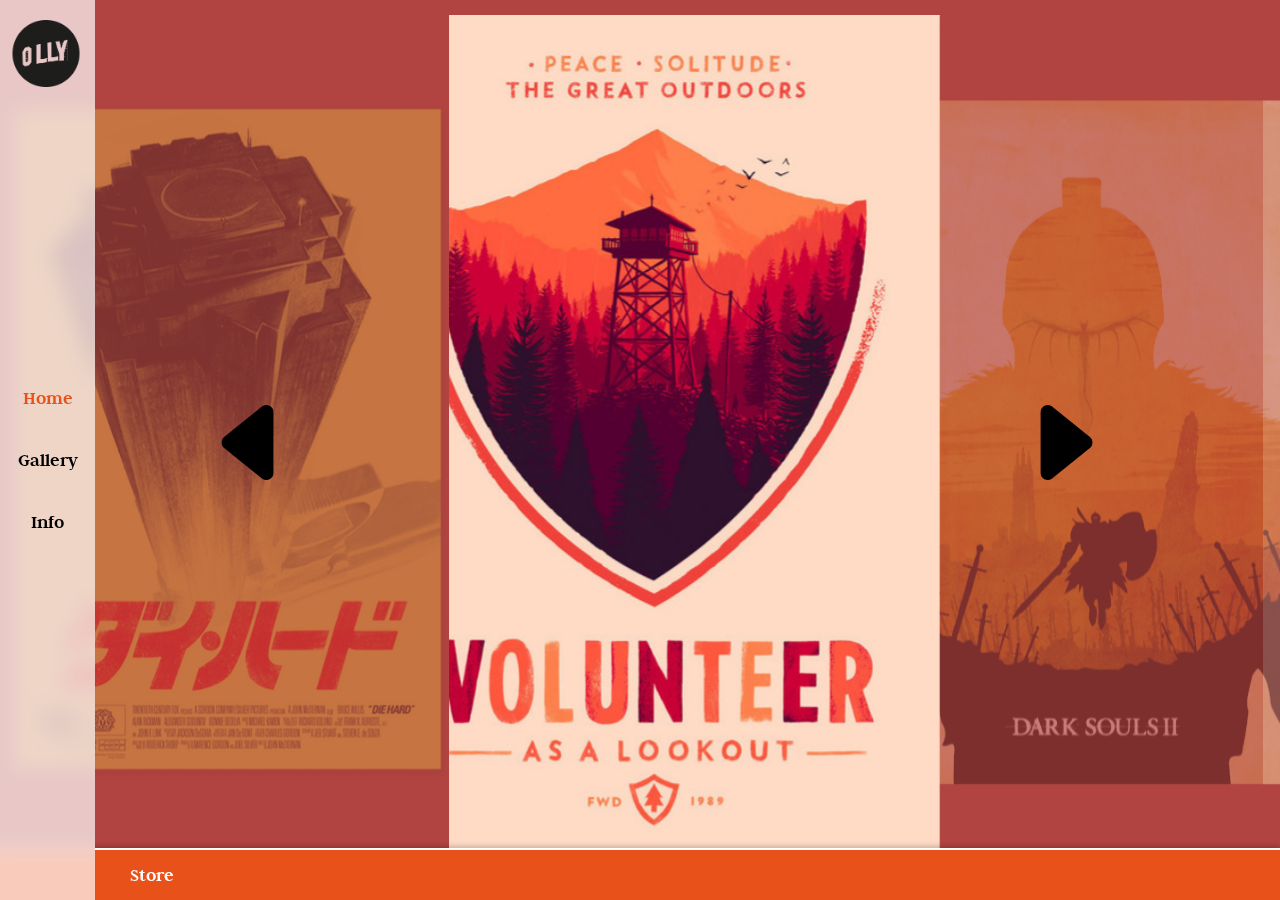
<file: index.html>
<!DOCTYPE html>
<html lang="en">
<head>
    <meta charset="UTF-8">
    <meta name="viewport" content="width=device-width, initial-scale=1.0">
    <title>OLLY MOSS</title>
    <link rel="stylesheet" href="styles.css">
    <link rel="stylesheet" href="https://cdn.jsdelivr.net/npm/swiper@11/swiper-bundle.min.css" />
    <link rel="stylesheet" href="https://unpkg.com/swiper/swiper-bundle.min.css">

    <script src="https://cdn.jsdelivr.net/npm/swiper@11/swiper-bundle.min.js"></script>
    <script src="Script.js" defer></script>
    <script src="https://unpkg.com/swiper/swiper-bundle.min.js"></script>

    <link rel="preconnect" href="https://fonts.googleapis.com">
    <link rel="preconnect" href="https://fonts.gstatic.com" crossorigin>
    <link href="https://fonts.googleapis.com/css2?family=Judson:ital,wght@0,400;0,700;1,400&family=Prata&family=Varela&display=swap" rel="stylesheet">






</head>
<body>
    <header>
        <nav>
            <div class="logo">
                <a href="index.html"><img src="public/img/logo.png" /></a>
            </div>
            <ul>
                <li>
                    <a href="index.html" class="active">Home</a>
                </li>
                <li>
                    <a href="Portfolio.html">Gallery</a>
                </li>
                <li>
                    <a href="Info.html">Info</a>
                </li>
            </ul>
        </nav>
    </header>

    <main>
    <!-- Swiper -->
    <div class="swiper mySwiper">
        <div class="swiper-wrapper">
            <div class="swiper-slide" data-color="rgb(177, 68, 65)">
                <div class="swiper-img-container">
                    <img src="public/img/Firewatch Poster.jpg"/>
                </div>
            </div>
            <div class="swiper-slide" data-color="rgb(210, 100, 16)">
                <div class="swiper-img-container">
                    <img src="public/img/DarkSouls1.png" />
                </div>
            </div>
            <div class="swiper-slide" data-color="rgb(154, 51, 96)">
                <div class="swiper-img-container">
                    <img src="public/img/LastOfUs.jpg"/>
                </div>
            </div>
            <div class="swiper-slide" data-color="#992600">
                <div class="swiper-img-container">
                    <img src="public/img/StarWarsC3P0.jpg"/>
                </div>
            </div>
            <div class="swiper-slide" data-color="#990000">
                <div class="swiper-img-container">
                    <img src="public/img/Bloodborne.jpg" />
                </div>
            </div>
            <div class="swiper-slide" data-color="#3a1326">
                <div class="swiper-img-container">
                    <img src="public/img/TheDarkKnightRises.jpg"/>
                </div>
            </div>
            <div class="swiper-slide" data-color="#B55A30">
                <div class="swiper-img-container">
                    <img src="public/img/DieHardPoster.png"/>
                </div>
        </div>
    </div>
        <div class="swiper-button-next">
            <img src="public/img/BlackRightArrow.png" alt="Arrow" class="arrow">
        </div>
        <div class="swiper-button-prev">
            <img src="public/img/BlackLeftArrow.png" alt="Arrow" class="arrow">
        </div>
    </div>



    </main>
    <footer>
        <a href="https://www.moss.fm/" target="_blank">Store</a>
        <p> </p>
    </footer>
</body>
</html>
</file>
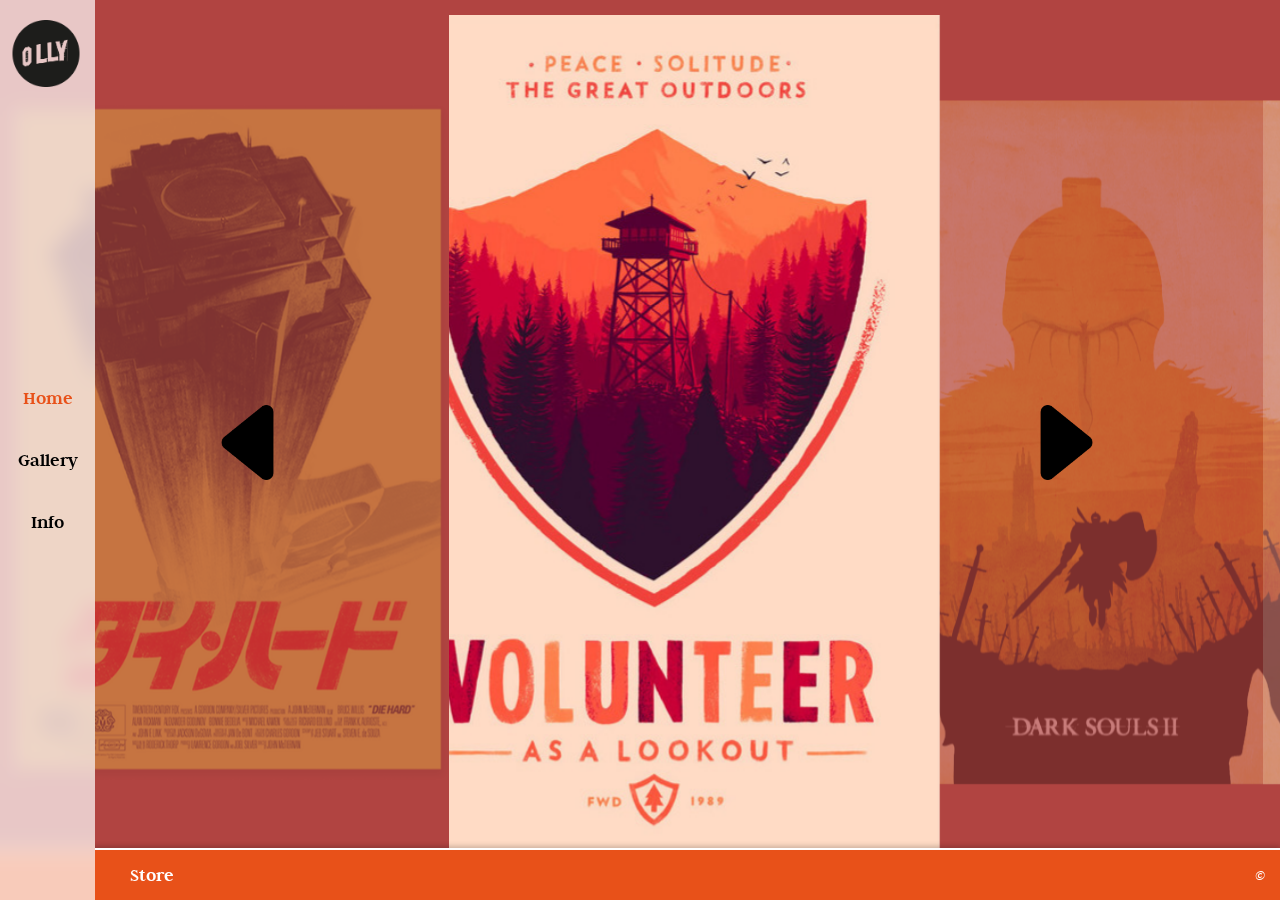
<file: Index.html>
<!DOCTYPE html>
<html lang="en">
<head>
    <meta charset="UTF-8">
    <meta name="viewport" content="width=device-width, initial-scale=1.0">
    <title>OLLY MOSS</title>
    <link rel="stylesheet" href="styles.css">
    <link rel="stylesheet" href="https://cdn.jsdelivr.net/npm/swiper@11/swiper-bundle.min.css" />
    <link rel="stylesheet" href="https://unpkg.com/swiper/swiper-bundle.min.css">

    <script src="https://cdn.jsdelivr.net/npm/swiper@11/swiper-bundle.min.js"></script>
    <script src="Script.js" defer></script>
    <script src="https://unpkg.com/swiper/swiper-bundle.min.js"></script>

    <link rel="preconnect" href="https://fonts.googleapis.com">
    <link rel="preconnect" href="https://fonts.gstatic.com" crossorigin>
    <link href="https://fonts.googleapis.com/css2?family=Judson:ital,wght@0,400;0,700;1,400&family=Prata&family=Varela&display=swap" rel="stylesheet">






</head>
<body>
    <header>
        <nav>
            <div class="logo">
                <a href="index.html"><img src="public/img/logo.png" /></a>
            </div>
            <ul>
                <li>
                    <a href="index.html" class="active">Home</a>
                </li>
                <li>
                    <a href="Portfolio.html">Gallery</a>
                </li>
                <li>
                    <a href="Info.html">Info</a>
                </li>
            </ul>
        </nav>
    </header>

    <main>
    <!-- Swiper -->
    <div class="swiper mySwiper">
        <div class="swiper-wrapper">
            <div class="swiper-slide" data-color="rgb(177, 68, 65)">
                <div class="swiper-img-container">
                    <img src="public/img/Firewatch Poster.jpg"/>
                </div>
            </div>
            <div class="swiper-slide" data-color="rgb(210, 100, 16)">
                <div class="swiper-img-container">
                    <img src="public/img/DarkSouls1.png" />
                </div>
            </div>
            <div class="swiper-slide" data-color="rgb(154, 51, 96)">
                <div class="swiper-img-container">
                    <img src="public/img/LastOfUs.jpg"/>
                </div>
            </div>
            <div class="swiper-slide" data-color="#992600">
                <div class="swiper-img-container">
                    <img src="public/img/StarWarsC3P0.jpg"/>
                </div>
            </div>
            <div class="swiper-slide" data-color="#990000">
                <div class="swiper-img-container">
                    <img src="public/img/Bloodborne.jpg" />
                </div>
            </div>
            <div class="swiper-slide" data-color="#3a1326">
                <div class="swiper-img-container">
                    <img src="public/img/TheDarkKnightRises.jpg"/>
                </div>
            </div>
            <div class="swiper-slide" data-color="#B55A30">
                <div class="swiper-img-container">
                    <img src="public/img/DieHardPoster.png"/>
                </div>
        </div>
    </div>
        <div class="swiper-button-next">
            <img src="public/img/BlackRightArrow.png" alt="Arrow" class="arrow">
        </div>
        <div class="swiper-button-prev">
            <img src="public/img/BlackLeftArrow.png" alt="Arrow" class="arrow">
        </div>
    </div>



    </main>
    <footer>
        <a href="https://www.moss.fm/" target="_blank">Store</a>
        <p>&copy; </p>
    </footer>
</body>
</html>
</file>
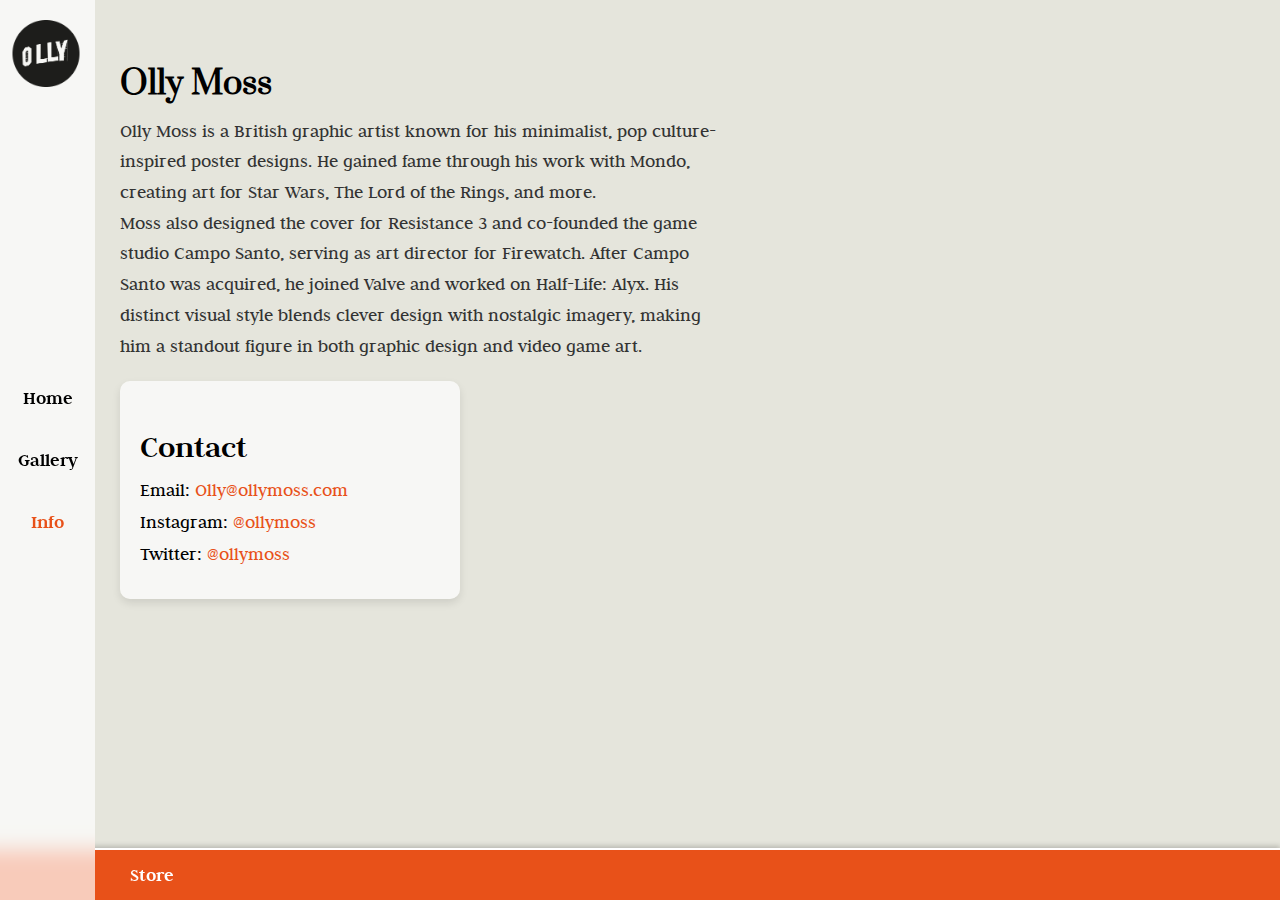
<file: Info.html>
<!-- filepath: /Users/graysonarndt/Documents/GITS/PortfolioSite/Info.html -->
<!DOCTYPE html>
<html lang="en">
<head>
    <meta charset="UTF-8">
    <meta name="viewport" content="width=device-width, initial-scale=1.0">
    <title>Info</title>
    <link rel="stylesheet" href="styles.css">

    <link rel="preconnect" href="https://fonts.googleapis.com">
    <link rel="preconnect" href="https://fonts.gstatic.com" crossorigin>
    <link href="https://fonts.googleapis.com/css2?family=Judson:ital,wght@0,400;0,700;1,400&family=Prata&family=Varela&display=swap" rel="stylesheet">

    <script src="Script.js" defer></script>




    <style>
        body {
            background-color: #E5E5DC;
        }

        nav ul li a {
            color: #000;
        }

        .info-container {
            display: flex;
            flex-direction: column;
        }
    </style>
</head>
<body>
    <header>
        <nav>
            <div class="logo">
                <a href="Index.html"><img src="public/img/logo.png" alt="Logo"></a>
            </div>
            <ul>
                <li><a href="index.html">Home</a></li>
                <li><a href="Portfolio.html">Gallery</a></li>
                <li><a href="Info.html" class="active">Info</a></li>
            </ul>
        </nav>
    </header>

    <main>
        <div class="info-container">
            <section class="about">
                <h2>Olly Moss</h2>
                <p>
                    Olly Moss is a British graphic artist known for his minimalist, pop culture-inspired poster designs. He gained fame through his work with Mondo, creating art for Star Wars, The Lord of the Rings, and more.</p>
                <p>
                    Moss also designed the cover for Resistance 3 and co-founded the game studio Campo Santo, serving as art director for Firewatch. After Campo Santo was acquired, he joined Valve and worked on Half-Life: Alyx. His distinct visual style blends clever design with nostalgic imagery, making him a standout figure in both graphic design and video game art.
                </p>
            </section>

            <section class="contact">
                <h2>Contact</h2>
                <ul>
                    <li>Email: <a href="mailto:Olly@ollymoss.com">Olly@ollymoss.com</a></li>
                    <li>Instagram: <a href="https://www.instagram.com/ollymoss/" target="_blank">@ollymoss</a></li>
                    <li>Twitter: <a href="https://x.com/ollymoss" target="_blank">@ollymoss</a></li>
                </ul>
            </section>
        </div>
    </main>
    <footer>
        <a href="https://www.moss.fm/" target="_blank">Store</a>
        <p> </p>
    </footer>
</body>
</html>
</file>
<file: styles.css>
html, body {
      position: relative;
      height: 100%;
}

/* Varela font */
.varela-regular {
    font-family: "Varela", sans-serif;
    font-weight: 400;
    font-style: normal;
}

/* Prata font */
.prata-regular {
    font-family: "Prata", serif;
    font-weight: 400;
    font-style: normal;
}

/* Judson font */
.judson-regular {
    font-family: "Judson", serif;
    font-weight: 400;
    font-style: normal;
  }
  
  .judson-bold {
    font-family: "Judson", serif;
    font-weight: 700;
    font-style: normal;
  }
  
  .judson-regular-italic {
    font-family: "Judson", serif;
    font-weight: 400;
    font-style: italic;
  }
  


body {
    background: #E5E5DC;
    font-family: Helvetica Neue, Helvetica, Arial, sans-serif;
    font-size: 14px;
    color: #fff;
    margin: 0;
    padding: 0;
    display: flex;
    transition: background-color 0.4s ease;
}

h1 {
    color: #eee;
    font-size: 3rem;
    margin: 0;
    font-weight: 700;
}

p {
    font-size: 1.5rem;
    color:#fff;
    margin: 0;
}

header {
    position: fixed;
    top: 0;
    left: 0;
    width: 95px;
    height: 100%; 
    background: rgba(255,255,255,0.7);
    backdrop-filter: blur(10px);
    display: flex;
    flex-direction: column; 
    align-items: center; 
    padding: 20px 0;
    z-index: 400;
}

main {
    margin-left: 0px;
    padding: 15px;
    max-width: 100vw;
    width: calc(100% - 85px);
}

nav {
    display: flex;
    flex-direction: column;
    justify-content: center;
    align-items: center;
    height: 100%;
    padding: 0;
    gap: 40px;
}

nav ul {
    display: flex;
    flex-direction: column;
    justify-content: center;
    align-items: center;
    list-style: none;
    padding: 0;
    margin: 0;
    gap: 20px;
    font-family: "Judson", serif;
    font-weight: 700;
    font-size: 1.2rem;
}

nav ul li {
    margin-bottom: 20px;
}

nav ul li a {
    color: #000;
    text-decoration: none;
}

nav ul li a.active {
    color: #e85119;
}

.logo {
    position: absolute;
    top: 20px;
    left: 63.5%;
    transform: translateX(-50%);
    display: flex;
    flex-direction: column;
    justify-content: center;
    align-items: center;
    width: 100%;
}

.logo img {
    width: 70%;
    height: auto;
}

.hero {
    width: 100%;
    height: 100vh;
    background: url("/public/img/DieHardPoster.png");
    background-size:cover;
    background-position: center;
    background-repeat: no-repeat;
    
}


.hero-content {
    display: flex;
    flex-direction: column;
    justify-content: center;
    align-items: center;
    height: 100%;
    width: 100%;
}


footer {
    background-color: #e85119;
    color: #fff;
    width: 100%; /* Full width */
    height: 50px; /* Adjust height */
    position: fixed;
    bottom: 0; /* Move to the bottom */
    left: 0;
    display: flex;
    justify-content: space-between; /* Space between elements */
    align-items: center;
    font-family: "Judson", serif;
    border-top: 2px solid #fff; /* Border at the top */
    letter-spacing: 0.0rem;
    box-shadow: 0 -2px 5px rgba(0, 0, 0, 0.2); /* Shadow above the footer */
    z-index: 10; /* Above all else except the navbar */
}

footer p {
    font-size: 1rem;
    margin: 0;
    font-style: italic;
    padding: 0 15px;
}

footer a {
    color: #fff; /* White font color */
    text-decoration: none;
    font-size: 1.2rem;
    font-weight: bold;
    transition: color 0.3s ease;
    padding-left: 130px;
}

footer a:hover {
    color: #000; /* Black font color on hover */
}






/* Index page */
.swiper {
    width: 100vw;
    height: 95vh;
    overflow: hidden;
    transition: background-color 0.4s ease;
    margin: 0!important;
    padding: 0;
    z-index: 1;
    position: absolute;
    top: 0;
    left: 0;
}

.swiper-slide:not(.swiper-slide-active) {
    opacity: 0.3;
    transform: scale(0.8) !important;
}

.swiper-wrapper {
    display: flex;
    align-items: center;
    height: 100vh;
    margin: 0;
    padding: 0;
}

.swiper-slide {
    display: flex;
    justify-content: center;
    width: 50%; 
    height: 50%;
    transition: transform 0.4s ease;
}

.swiper-slide img {
    display: block;
    object-fit: contain;
    width: auto;
    height: 100%;
}

.swiper-slide .swiper-img-container{
    display: flex;
    justify-content: center;
    align-items: center;
    width: 100%;
    height: 100%;
}

.swiper-button-next, .swiper-button-prev {
    position: absolute;
    color: transparent!important;
    background-size: contain;
    background-repeat: no-repeat;
    background-position: center;
}



.swiper-button-next img{
    height: 75px;
    width: 75px;
}
.swiper-button-prev img{
    height: 75px;
    width: 75px;
}

.swiper-button-prev {
    left: 18vw!important;
}

.swiper-button-next {
    left: 82vw!important;
}





/* Portfolio page */
.gallery {
    margin-left: 85px;
    display: grid;
    grid-template-columns: repeat(4, 1fr);
    gap: 20px; 
    padding: 20px;
}

.column {
    flex: 1;
    display: flex;
    flex-direction: column;
    gap: 20px;
    padding: 10px;
    position: relative;
}

.column img {
    width: 100%;
    height: auto;
    object-fit: cover;
}

.column img {
    width: 100%;
    height: auto;
    object-fit: cover;
    transition: transform 0.3s ease, box-shadow 0.3s ease;
    position: relative;
    z-index: 1;
}

.column img:hover {
    transform: scale(1.2);
    box-shadow: 0 8px 16px rgba(0, 0, 0, 0.3);
}


.column img:hover + .hover-text,
.column img:focus + .hover-text {
    opacity: 1;
    transform: translateY(0);
}


.image-container {
    position: relative;
    overflow: hidden;
}

.image-container img {
    width: 100%;
    height: auto;
    object-fit: cover;
    transition: transform 0.3s ease, box-shadow 0.3s ease;
    cursor: pointer;
}

.image-container:hover img {
    transform: scale(1.1);
    box-shadow: 0 8px 16px rgba(0, 0, 0, 0.3);
}


.hover-text {
    top: 0%;
    left: 0%;
    position: absolute;
    opacity: 0;
    transition: opacity 0.9s ease, font-size 0.3s ease;
    background-color: rgba(0, 0, 0, 0.7);
    color: #fff;
    display: flex;
    justify-content: center;
    align-items: center;
    padding: 0px;
    width: 100%;
    height: 100%;
    text-align: center;
    pointer-events: none;
    z-index: 2;
    text-shadow: 0.5px 2px 2px rgba(0, 0, 0, 1);
    font-size: 0.1rem;
    display: flex;
    flex-direction: column;
    justify-content: center;
    align-items: center;
}


.image-container:hover .hover-text{
    opacity: 1;
    transform: translate(-50%, -50%);
    font-size: 1.5rem;
    transition: opacity 0.3s ease, font-size 0.2s ease;
}

.hover-subtext {
    font-size: 0.01rem;
    color: #ccc;
    margin-top: 15px;
    text-shadow: none;
    transition: opacity 0.3s ease, font-size 0.2s ease;
    font-family: "Varela", sans-serif; /* Added font-family */
}

.image-container:hover .hover-subtext{
    opacity: 1;
    font-size: 1.2rem;
    transition: opacity 0.3s ease, font-size 0.2s ease;
    font-family: "Prata", sans-serif; /* Added font-family */
}




/* Modal styles */
.modal {
    display: flex;
    position: fixed;
    top: 0;
    left: 0;
    width: 100%;
    height: 100%;
    background-color: rgba(0, 0, 0, 0.7);
    justify-content: center;
    align-items: center;
    z-index: 11;
    opacity: 0;
    visibility: hidden; 
    transition: opacity 0.3s ease, visibility 0.3s ease; 
}

.modal.show {
    opacity: 1; 
    visibility: visible;
}

.modal.hide {
    opacity: 0; 
    visibility: hidden;
}

.modal-content {
    display: flex;
    flex-direction: column;
    align-items: center;
    background: #E5E5DC;
    padding: 60px;
    border-radius: 5px;
    max-width: 80%;
    max-height: 80%;
}

.modal-content img {
    max-height: 75vh; 
    margin-bottom: 30px;
    box-shadow: 0px 0px 40px rgba(2, 2, 2, 0.7);
}

.modal-content p {
    font-size: 1.2rem;
    color: #000;
    z-index: 4;
    text-shadow: #fff 0px 0px 1px;
    font-family: "Judson", serif;
}

.modal-close {
    position: absolute;
    top: 20px;
    right: 40px;
    font-size: 3rem;
    color: #fff;
    cursor: pointer;
    text-shadow: 0px 0px 3px rgba(0, 0, 0, 0.5);
}

.modal-description {
    font-size: 1rem;
    color: #666;
    margin-top: 10px;
    text-align: center;
}





/* Info page */
.info-container {
    margin-left: 85px;
    display: flex;
    flex-wrap: wrap;
    justify-content: flex;
    align-items:start;
    padding: 20px;
    gap: 20px;
}

.about {
    flex: 1;
    min-width: 300px;
    max-width: 600px;
}

.about h2 {
    font-size: 2rem;
    margin-bottom: 10px;
    color: #000;
    font-family: "Prata", serif;;
}

.about p {
    font-size: 1.2rem;
    line-height: 1.6;
    color: #333;
    font-family: "Judson", serif;
}

@keyframes slideIn {
    from {
        transform: translateX(-70%);
        opacity: 0;
    }
    to {
        transform: translateX(0);
        opacity: 1;
    }
}

.contact {
    flex: 1;
    min-width: 300px;
    max-width: 400px;
    background: rgba(255, 255, 255, 0.7);
    padding: 20px;
    border-radius: 10px;
    box-shadow: 0 4px 8px rgba(0, 0, 0, 0.1);
    color: #000;
    animation: slideIn 0.8s ease-out;
    font-family: "Judson", serif;
    align-self: flex-start;
}

.contact h2 {
    font-size: 2rem;
    margin-bottom: 10px;
}

.contact ul {
    list-style: none;
    padding: 0;
}

.contact ul li {
    margin-bottom: 10px;
    font-size: 1.2rem;
}

.contact ul li a {
    color: #e85119;
    text-decoration: none;
}

.contact ul li a:hover {
    text-decoration: underline;
}

/* Screen sizes */
@media screen and (max-width: 850px) {
    .logo img {
        height: 50px;
        width: auto;
        margin-top: 8px;
    }

    header {
        width: 100%;
        height: 95px;
        bottom: auto;
        top: 0;
        flex-direction: row;
        padding: 0 10px;
        justify-content: center;
        gap: 20px;
        align-items: center;
    }

    main {
        margin-left: 0;
        margin-top: 50px;
        width: 100%;
    }

    nav {
        flex-direction: row;
        gap: 10px;
        justify-content: center; 
        gap: 0px;
        margin-top: 23px; /* Adjust navigation position below the logo */
    }

    nav ul {
        flex-direction: row;
        gap: 10px;
        justify-content: center; 
        gap: 80px;
        font-size: 2rem;
    }

    .logo {
        display: block;
        position: absolute;
        top: 0;
        left: 0;
        margin: 12px;
            left: 0%;
            transform: translateX(0%);
    }

    .gallery {
        grid-template-columns: 1fr;
    }

    .swiper-slide {
        width: 100%;
    }

    .swiper-slide img {
        height: 80%;
    }

    .info-container {
        margin-left: 0px;
        margin-right: 25px;
    }

    .gallery {
        margin-left: 0px;
    }

    footer {
        height: 40px;
    }

    footer a {
        padding-left: 15px;
    }
}
</file>
